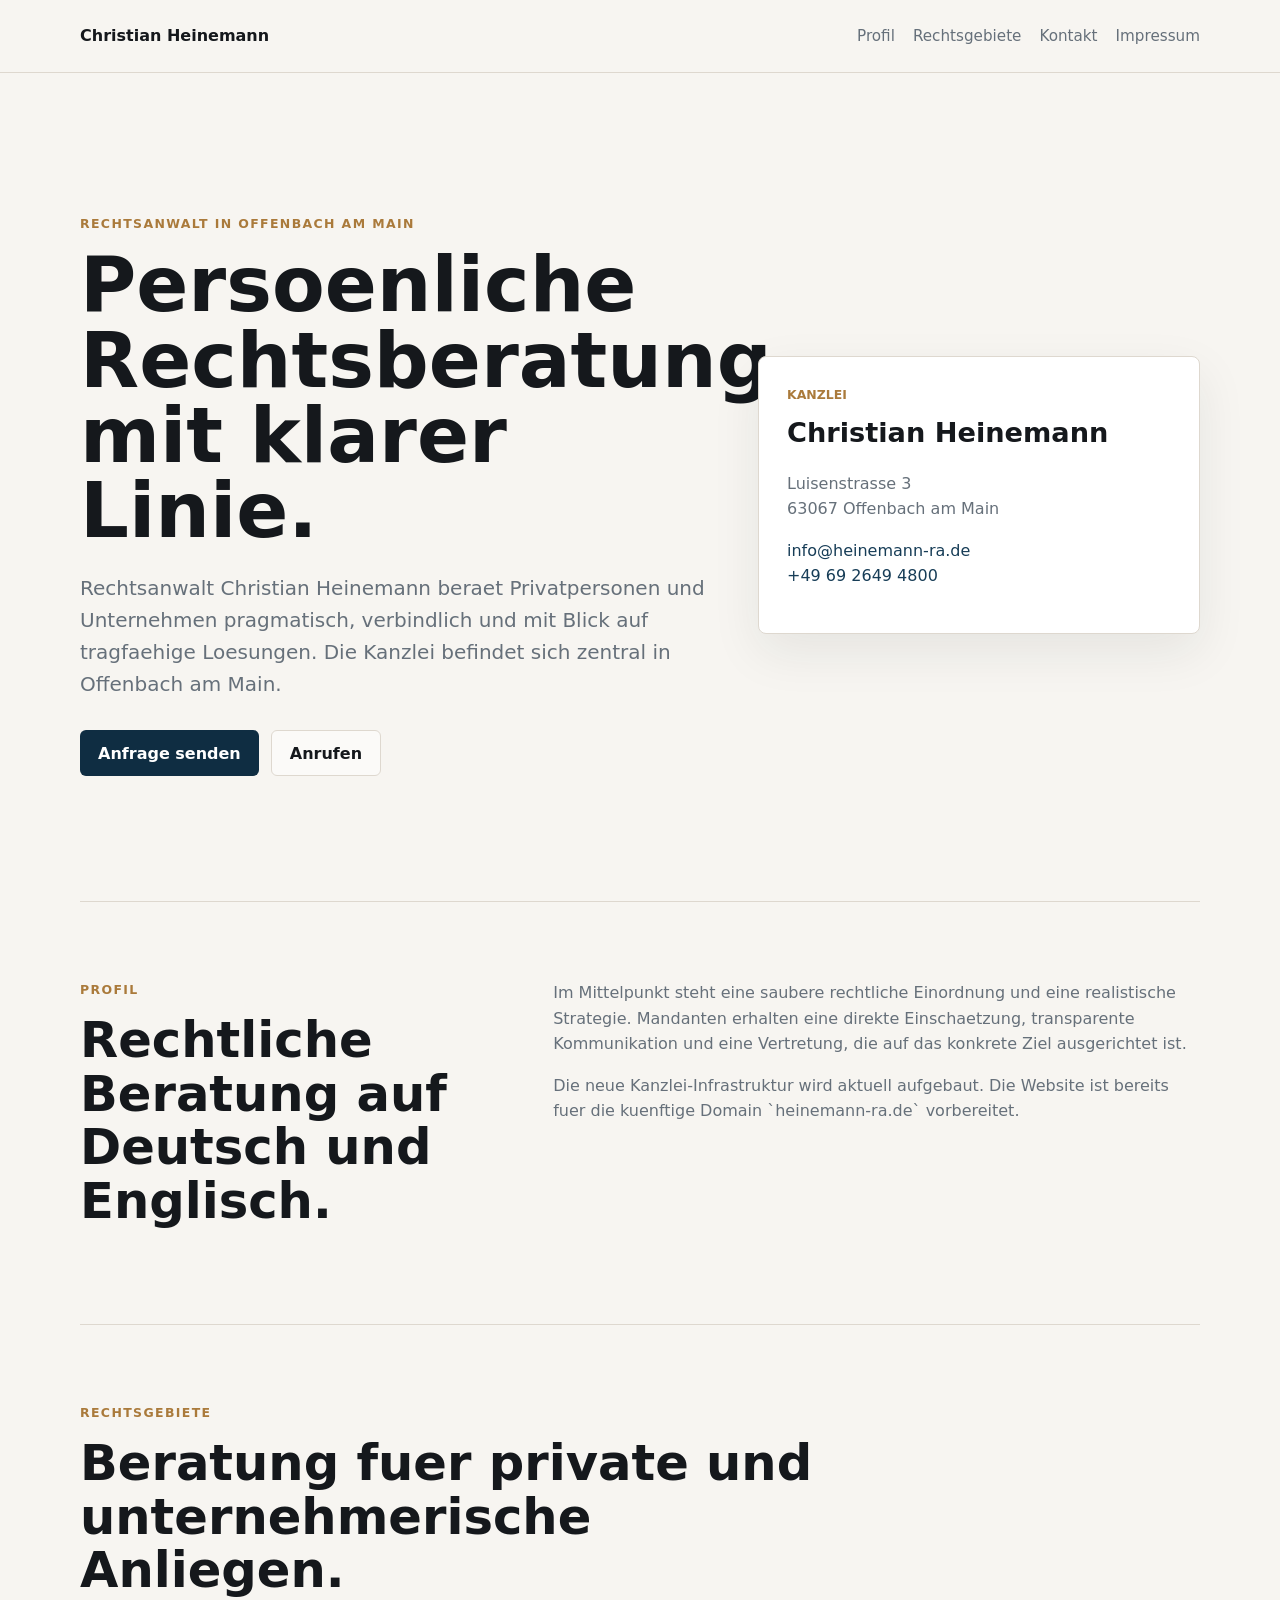
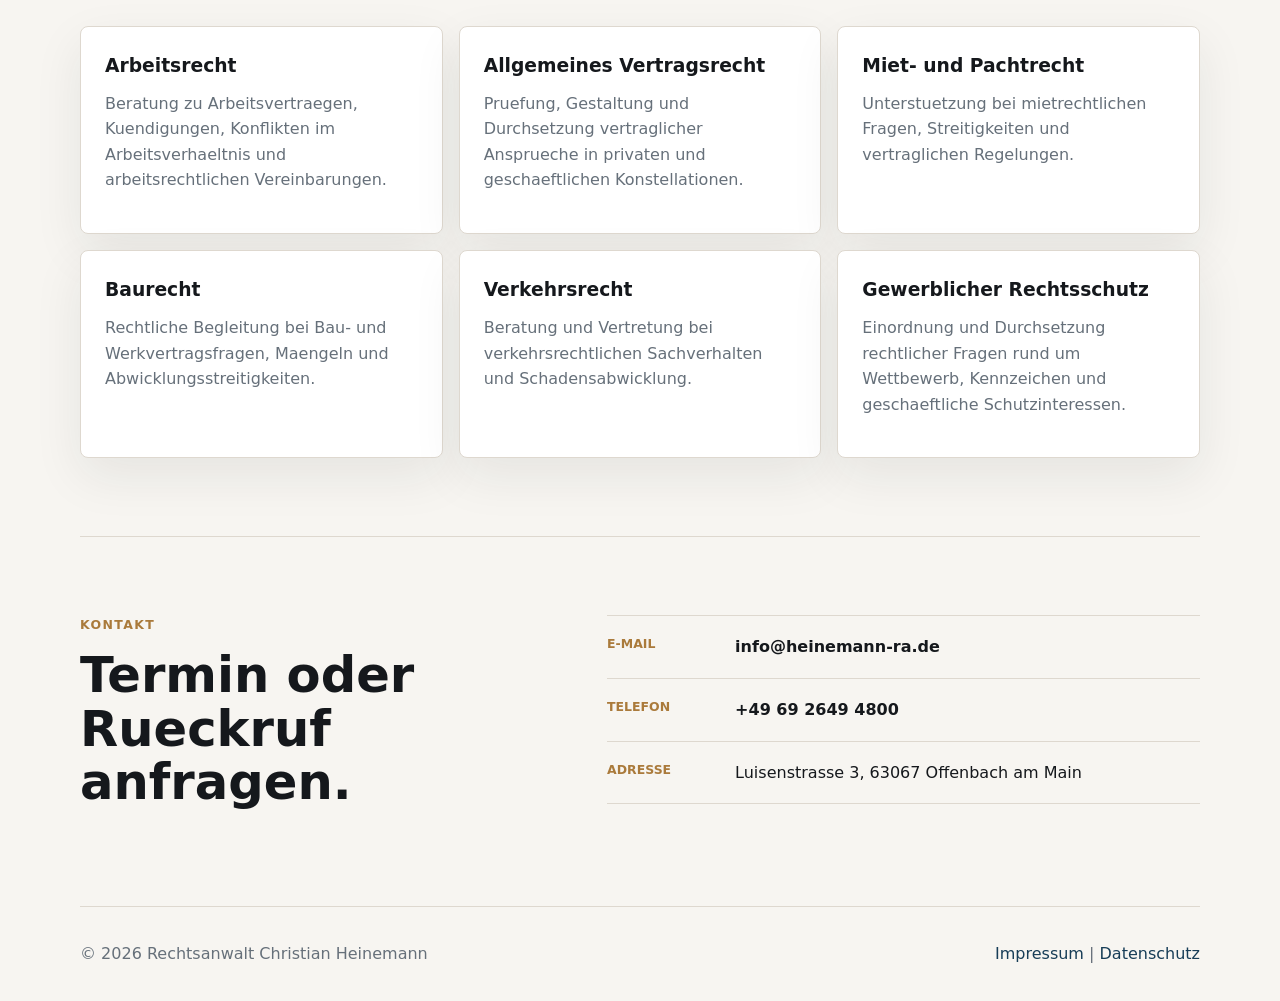
<file: index.html>
<!DOCTYPE html>
<html lang="de">
<head>
  <meta charset="UTF-8">
  <meta name="viewport" content="width=device-width, initial-scale=1.0">
  <title>Rechtsanwalt Christian Heinemann | Offenbach am Main</title>
  <meta name="description" content="Rechtsanwalt Christian Heinemann in Offenbach am Main beraet Privatpersonen und Unternehmen im Arbeitsrecht, Vertragsrecht, Mietrecht, Baurecht, Verkehrsrecht und gewerblichen Rechtsschutz.">
  <link rel="stylesheet" href="styles.css">
</head>
<body>
  <header class="site-header">
    <nav class="nav" aria-label="Hauptnavigation">
      <a class="brand" href="/">Christian Heinemann</a>
      <div class="nav-links">
        <a href="#profil">Profil</a>
        <a href="#rechtsgebiete">Rechtsgebiete</a>
        <a href="#kontakt">Kontakt</a>
        <a href="impressum.html">Impressum</a>
      </div>
    </nav>
  </header>

  <main>
    <section class="hero">
      <div class="hero-content">
        <p class="eyebrow">Rechtsanwalt in Offenbach am Main</p>
        <h1>Persoenliche Rechtsberatung mit klarer Linie.</h1>
        <p class="lead">
          Rechtsanwalt Christian Heinemann beraet Privatpersonen und Unternehmen pragmatisch,
          verbindlich und mit Blick auf tragfaehige Loesungen. Die Kanzlei befindet sich zentral
          in Offenbach am Main.
        </p>
        <div class="actions">
          <a class="button primary" href="mailto:info@heinemann-ra.de?subject=Anfrage%20ueber%20heinemann-ra.de">Anfrage senden</a>
          <a class="button secondary" href="tel:+496926494800">Anrufen</a>
        </div>
      </div>
      <aside class="hero-panel" aria-label="Kontaktdaten">
        <span>Kanzlei</span>
        <strong>Christian Heinemann</strong>
        <p>Luisenstrasse 3<br>63067 Offenbach am Main</p>
        <p><a href="mailto:info@heinemann-ra.de">info@heinemann-ra.de</a><br><a href="tel:+496926494800">+49 69 2649 4800</a></p>
      </aside>
    </section>

    <section class="section split" id="profil">
      <div>
        <p class="eyebrow">Profil</p>
        <h2>Rechtliche Beratung auf Deutsch und Englisch.</h2>
      </div>
      <div class="text-block">
        <p>
          Im Mittelpunkt steht eine saubere rechtliche Einordnung und eine realistische Strategie.
          Mandanten erhalten eine direkte Einschaetzung, transparente Kommunikation und eine
          Vertretung, die auf das konkrete Ziel ausgerichtet ist.
        </p>
        <p>
          Die neue Kanzlei-Infrastruktur wird aktuell aufgebaut. Die Website ist bereits fuer die
          kuenftige Domain `heinemann-ra.de` vorbereitet.
        </p>
      </div>
    </section>

    <section class="section" id="rechtsgebiete">
      <div class="section-heading">
        <p class="eyebrow">Rechtsgebiete</p>
        <h2>Beratung fuer private und unternehmerische Anliegen.</h2>
      </div>
      <div class="practice-grid">
        <article>
          <h3>Arbeitsrecht</h3>
          <p>Beratung zu Arbeitsvertraegen, Kuendigungen, Konflikten im Arbeitsverhaeltnis und arbeitsrechtlichen Vereinbarungen.</p>
        </article>
        <article>
          <h3>Allgemeines Vertragsrecht</h3>
          <p>Pruefung, Gestaltung und Durchsetzung vertraglicher Ansprueche in privaten und geschaeftlichen Konstellationen.</p>
        </article>
        <article>
          <h3>Miet- und Pachtrecht</h3>
          <p>Unterstuetzung bei mietrechtlichen Fragen, Streitigkeiten und vertraglichen Regelungen.</p>
        </article>
        <article>
          <h3>Baurecht</h3>
          <p>Rechtliche Begleitung bei Bau- und Werkvertragsfragen, Maengeln und Abwicklungsstreitigkeiten.</p>
        </article>
        <article>
          <h3>Verkehrsrecht</h3>
          <p>Beratung und Vertretung bei verkehrsrechtlichen Sachverhalten und Schadensabwicklung.</p>
        </article>
        <article>
          <h3>Gewerblicher Rechtsschutz</h3>
          <p>Einordnung und Durchsetzung rechtlicher Fragen rund um Wettbewerb, Kennzeichen und geschaeftliche Schutzinteressen.</p>
        </article>
      </div>
    </section>

    <section class="section contact" id="kontakt">
      <div>
        <p class="eyebrow">Kontakt</p>
        <h2>Termin oder Rueckruf anfragen.</h2>
      </div>
      <div class="contact-list">
        <p><span>E-Mail</span><a href="mailto:info@heinemann-ra.de?subject=Anfrage%20ueber%20heinemann-ra.de">info@heinemann-ra.de</a></p>
        <p><span>Telefon</span><a href="tel:+496926494800">+49 69 2649 4800</a></p>
        <p><span>Adresse</span>Luisenstrasse 3, 63067 Offenbach am Main</p>
      </div>
    </section>
  </main>

  <footer class="footer">
    <p>&copy; 2026 Rechtsanwalt Christian Heinemann</p>
    <p><a href="impressum.html">Impressum</a> <span aria-hidden="true">|</span> <a href="datenschutz.html">Datenschutz</a></p>
  </footer>
</body>
</html>
</file>
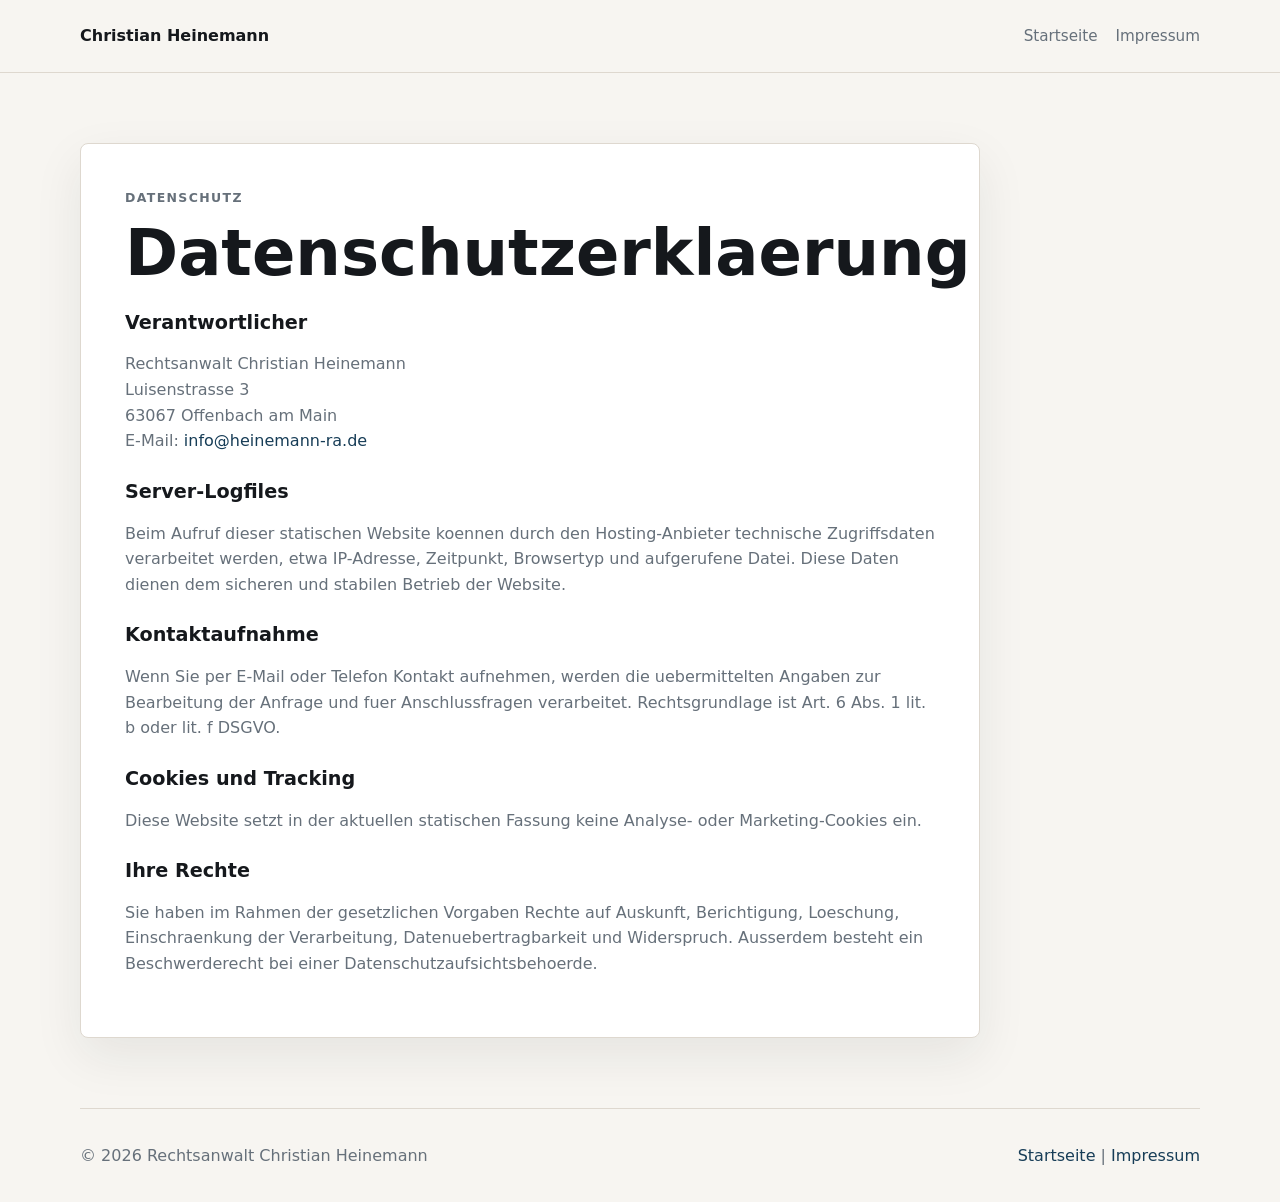
<file: datenschutz.html>
<!DOCTYPE html>
<html lang="de">
<head>
  <meta charset="UTF-8">
  <meta name="viewport" content="width=device-width, initial-scale=1.0">
  <title>Datenschutz | Rechtsanwalt Christian Heinemann</title>
  <link rel="stylesheet" href="styles.css">
</head>
<body>
  <header class="site-header">
    <nav class="nav" aria-label="Hauptnavigation">
      <a class="brand" href="/">Christian Heinemann</a>
      <div class="nav-links">
        <a href="index.html">Startseite</a>
        <a href="impressum.html">Impressum</a>
      </div>
    </nav>
  </header>

  <main class="legal-page">
    <section>
      <p class="eyebrow">Datenschutz</p>
      <h1>Datenschutzerklaerung</h1>

      <h2>Verantwortlicher</h2>
      <p>
        Rechtsanwalt Christian Heinemann<br>
        Luisenstrasse 3<br>
        63067 Offenbach am Main<br>
        E-Mail: <a href="mailto:info@heinemann-ra.de">info@heinemann-ra.de</a>
      </p>

      <h2>Server-Logfiles</h2>
      <p>Beim Aufruf dieser statischen Website koennen durch den Hosting-Anbieter technische Zugriffsdaten verarbeitet werden, etwa IP-Adresse, Zeitpunkt, Browsertyp und aufgerufene Datei. Diese Daten dienen dem sicheren und stabilen Betrieb der Website.</p>

      <h2>Kontaktaufnahme</h2>
      <p>Wenn Sie per E-Mail oder Telefon Kontakt aufnehmen, werden die uebermittelten Angaben zur Bearbeitung der Anfrage und fuer Anschlussfragen verarbeitet. Rechtsgrundlage ist Art. 6 Abs. 1 lit. b oder lit. f DSGVO.</p>

      <h2>Cookies und Tracking</h2>
      <p>Diese Website setzt in der aktuellen statischen Fassung keine Analyse- oder Marketing-Cookies ein.</p>

      <h2>Ihre Rechte</h2>
      <p>Sie haben im Rahmen der gesetzlichen Vorgaben Rechte auf Auskunft, Berichtigung, Loeschung, Einschraenkung der Verarbeitung, Datenuebertragbarkeit und Widerspruch. Ausserdem besteht ein Beschwerderecht bei einer Datenschutzaufsichtsbehoerde.</p>
    </section>
  </main>

  <footer class="footer">
    <p>&copy; 2026 Rechtsanwalt Christian Heinemann</p>
    <p><a href="index.html">Startseite</a> <span aria-hidden="true">|</span> <a href="impressum.html">Impressum</a></p>
  </footer>
</body>
</html>
</file>
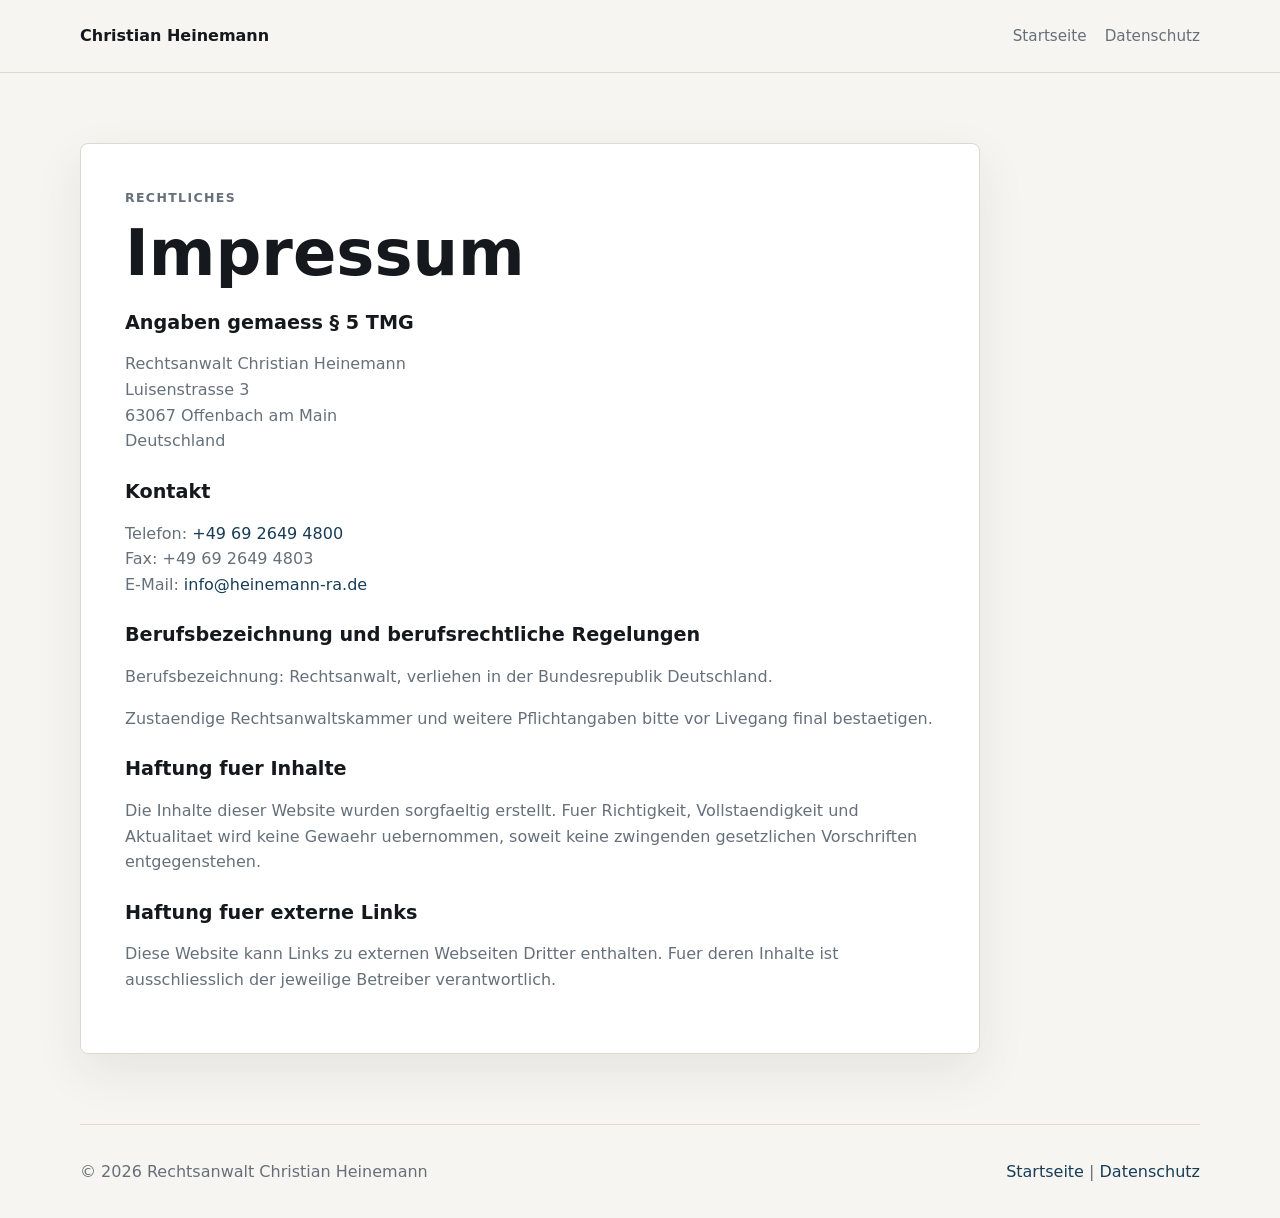
<file: impressum.html>
<!DOCTYPE html>
<html lang="de">
<head>
  <meta charset="UTF-8">
  <meta name="viewport" content="width=device-width, initial-scale=1.0">
  <title>Impressum | Rechtsanwalt Christian Heinemann</title>
  <link rel="stylesheet" href="styles.css">
</head>
<body>
  <header class="site-header">
    <nav class="nav" aria-label="Hauptnavigation">
      <a class="brand" href="/">Christian Heinemann</a>
      <div class="nav-links">
        <a href="index.html">Startseite</a>
        <a href="datenschutz.html">Datenschutz</a>
      </div>
    </nav>
  </header>

  <main class="legal-page">
    <section>
      <p class="eyebrow">Rechtliches</p>
      <h1>Impressum</h1>

      <h2>Angaben gemaess § 5 TMG</h2>
      <p>
        Rechtsanwalt Christian Heinemann<br>
        Luisenstrasse 3<br>
        63067 Offenbach am Main<br>
        Deutschland
      </p>

      <h2>Kontakt</h2>
      <p>
        Telefon: <a href="tel:+496926494800">+49 69 2649 4800</a><br>
        Fax: +49 69 2649 4803<br>
        E-Mail: <a href="mailto:info@heinemann-ra.de">info@heinemann-ra.de</a>
      </p>

      <h2>Berufsbezeichnung und berufsrechtliche Regelungen</h2>
      <p>
        Berufsbezeichnung: Rechtsanwalt, verliehen in der Bundesrepublik Deutschland.
      </p>
      <p>
        Zustaendige Rechtsanwaltskammer und weitere Pflichtangaben bitte vor Livegang final bestaetigen.
      </p>

      <h2>Haftung fuer Inhalte</h2>
      <p>Die Inhalte dieser Website wurden sorgfaeltig erstellt. Fuer Richtigkeit, Vollstaendigkeit und Aktualitaet wird keine Gewaehr uebernommen, soweit keine zwingenden gesetzlichen Vorschriften entgegenstehen.</p>

      <h2>Haftung fuer externe Links</h2>
      <p>Diese Website kann Links zu externen Webseiten Dritter enthalten. Fuer deren Inhalte ist ausschliesslich der jeweilige Betreiber verantwortlich.</p>
    </section>
  </main>

  <footer class="footer">
    <p>&copy; 2026 Rechtsanwalt Christian Heinemann</p>
    <p><a href="index.html">Startseite</a> <span aria-hidden="true">|</span> <a href="datenschutz.html">Datenschutz</a></p>
  </footer>
</body>
</html>
</file>
<file: styles.css>
:root {
  --bg: #f7f5f1;
  --surface: #ffffff;
  --ink: #15181c;
  --muted: #66707a;
  --line: #ded8cf;
  --accent: #173d57;
  --accent-strong: #0f2d42;
  --gold: #aa7a3b;
}

* {
  box-sizing: border-box;
}

html {
  scroll-behavior: smooth;
}

body {
  margin: 0;
  background: var(--bg);
  color: var(--ink);
  font-family: ui-sans-serif, system-ui, -apple-system, BlinkMacSystemFont, "Segoe UI", sans-serif;
  line-height: 1.6;
}

a {
  color: var(--accent);
  text-decoration: none;
}

a:hover {
  color: var(--ink);
}

.site-header {
  position: sticky;
  top: 0;
  z-index: 10;
  border-bottom: 1px solid var(--line);
  background: rgba(247, 245, 241, 0.92);
  backdrop-filter: blur(14px);
}

.nav,
.hero,
.section,
.footer,
.legal-page {
  width: min(1120px, calc(100% - 40px));
  margin: 0 auto;
}

.nav {
  min-height: 72px;
  display: flex;
  align-items: center;
  justify-content: space-between;
  gap: 24px;
}

.brand {
  color: var(--ink);
  font-weight: 800;
}

.nav-links {
  display: flex;
  gap: 18px;
  flex-wrap: wrap;
  font-size: 0.95rem;
}

.nav-links a {
  color: var(--muted);
}

.hero {
  min-height: calc(100vh - 72px);
  display: grid;
  grid-template-columns: minmax(0, 1.18fr) minmax(280px, 0.82fr);
  gap: 42px;
  align-items: center;
  padding: 74px 0 58px;
}

.hero-content {
  max-width: 780px;
}

.eyebrow {
  margin: 0 0 14px;
  color: var(--gold);
  font-size: 0.78rem;
  font-weight: 800;
  letter-spacing: 0.11em;
  text-transform: uppercase;
}

h1,
h2,
h3,
p {
  margin-top: 0;
}

h1 {
  margin-bottom: 24px;
  font-size: clamp(3rem, 6vw, 5.4rem);
  line-height: 0.98;
}

h2 {
  margin-bottom: 18px;
  font-size: clamp(2rem, 4vw, 3.1rem);
  line-height: 1.08;
}

h3 {
  margin-bottom: 10px;
}

.lead {
  color: var(--muted);
  font-size: clamp(1.08rem, 2vw, 1.25rem);
}

.actions {
  display: flex;
  gap: 12px;
  flex-wrap: wrap;
  margin-top: 30px;
}

.button {
  display: inline-flex;
  min-height: 46px;
  align-items: center;
  justify-content: center;
  border-radius: 6px;
  padding: 0 18px;
  font-weight: 800;
}

.button.primary {
  background: var(--accent-strong);
  color: #ffffff;
}

.button.secondary {
  border: 1px solid var(--line);
  color: var(--ink);
  background: rgba(255, 255, 255, 0.55);
}

.hero-panel,
.practice-grid article,
.legal-page section {
  border: 1px solid var(--line);
  border-radius: 8px;
  background: var(--surface);
  box-shadow: 0 18px 50px rgba(25, 32, 38, 0.08);
}

.hero-panel {
  padding: 28px;
}

.hero-panel span {
  display: block;
  color: var(--gold);
  font-size: 0.78rem;
  font-weight: 800;
  text-transform: uppercase;
}

.hero-panel strong {
  display: block;
  margin: 6px 0 16px;
  font-size: 1.7rem;
}

.hero-panel p,
.text-block p,
.practice-grid p,
.legal-page p {
  color: var(--muted);
}

.section {
  padding: 78px 0;
  border-top: 1px solid var(--line);
}

.section-heading {
  max-width: 760px;
  margin-bottom: 28px;
}

.split {
  display: grid;
  grid-template-columns: minmax(260px, 0.8fr) minmax(0, 1.2fr);
  gap: 42px;
}

.text-block {
  max-width: 760px;
}

.practice-grid {
  display: grid;
  grid-template-columns: repeat(3, minmax(0, 1fr));
  gap: 16px;
}

.practice-grid article {
  padding: 24px;
}

.contact {
  display: grid;
  grid-template-columns: minmax(260px, 0.9fr) minmax(0, 1.1fr);
  gap: 42px;
}

.contact-list {
  border-top: 1px solid var(--line);
}

.contact-list p {
  display: grid;
  grid-template-columns: 110px minmax(0, 1fr);
  gap: 18px;
  margin: 0;
  padding: 18px 0;
  border-bottom: 1px solid var(--line);
}

.contact-list span {
  color: var(--gold);
  font-size: 0.78rem;
  font-weight: 800;
  text-transform: uppercase;
}

.contact-list a {
  color: var(--ink);
  font-weight: 800;
  overflow-wrap: anywhere;
}

.footer {
  padding: 34px 0;
  border-top: 1px solid var(--line);
  display: flex;
  justify-content: space-between;
  gap: 18px;
  color: var(--muted);
}

.footer p {
  margin: 0;
}

.legal-page {
  padding: 70px 0;
}

.legal-page section {
  max-width: 900px;
  padding: clamp(24px, 4vw, 44px);
}

.legal-page h1 {
  font-size: clamp(2.4rem, 5vw, 4rem);
}

.legal-page h2 {
  margin-top: 28px;
  font-size: 1.2rem;
}

@media (max-width: 860px) {
  .nav,
  .footer {
    align-items: flex-start;
    flex-direction: column;
  }

  .nav {
    padding: 16px 0;
  }

  .hero,
  .split,
  .contact {
    grid-template-columns: 1fr;
  }

  .hero {
    min-height: auto;
  }

  .practice-grid {
    grid-template-columns: 1fr;
  }

  .contact-list p {
    grid-template-columns: 1fr;
    gap: 8px;
  }
}
</file>
